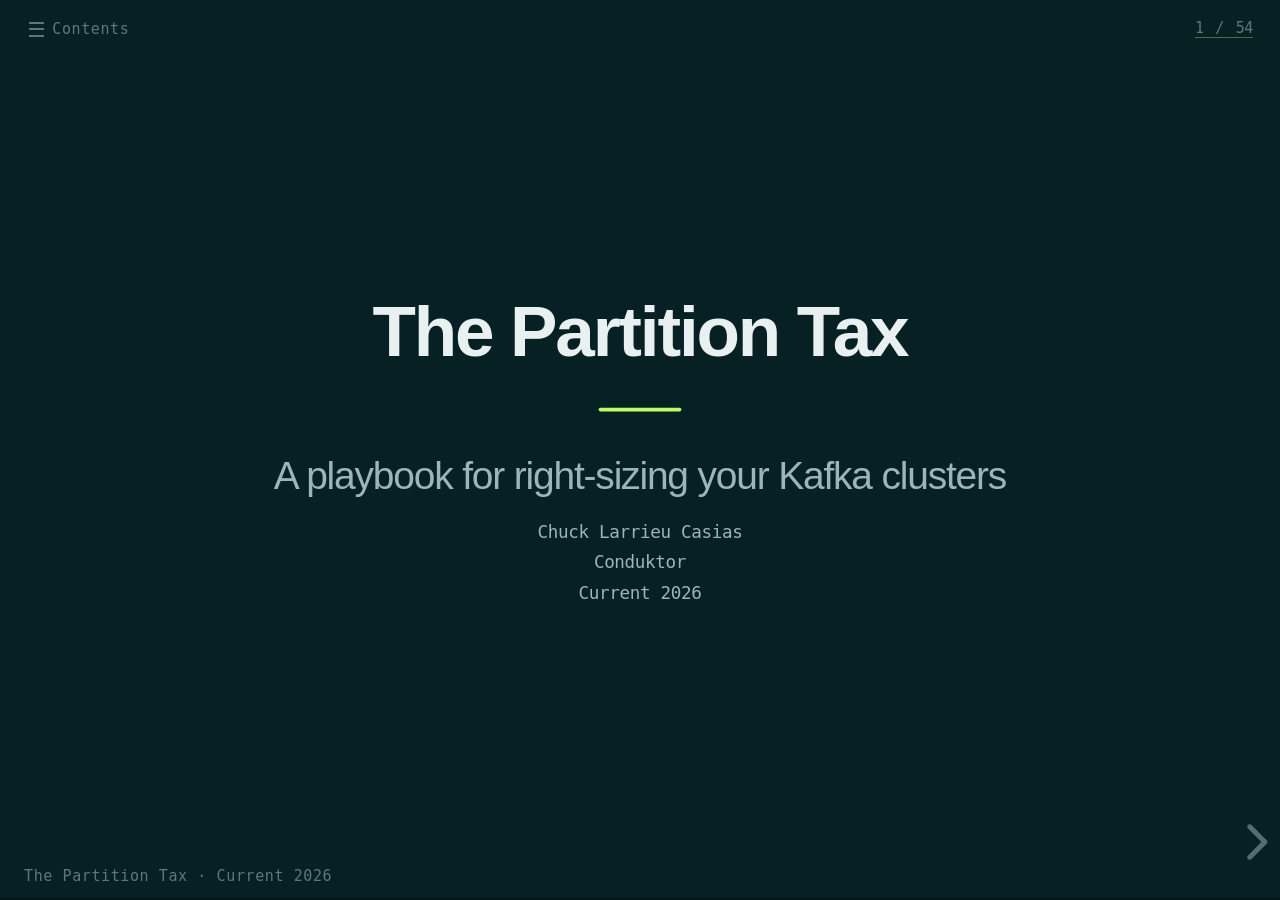
<file: index.html>
<!DOCTYPE html>
<html lang="en">
<head>
<meta charset="utf-8">
<meta name="viewport" content="width=device-width, initial-scale=1.0, maximum-scale=1.0, user-scalable=no">
<title>The Partition Tax — A Playbook for Right-Sizing Your Kafka Clusters</title>
<meta name="description" content="Internal research across sophisticated Kafka users suggests 40-70% of cluster spend is wasted on excess partitions. A layered playbook for getting it back.">
<meta name="author" content="Chuck Larrieu Casias">

<link rel="stylesheet" href="lib/reveal/reset.css">
<link rel="stylesheet" href="lib/reveal/reveal.css">
<link rel="stylesheet" href="css/theme.css">
<link rel="stylesheet" href="lib/reveal/plugin/highlight/monokai.css">
</head>
<body>

<!--
  Slide CONTENT lives in content/*.md, one file per act. Edit those files,
  not this one; this is only the shell.

  content/README.md documents the authoring syntax: slide separators,
  speaker notes, and per-slide attributes.

  Each file is one horizontal act, so the horizontal separator below is set
  to a string that never occurs. Slides split on the three-dash line only.
-->
<div class="reveal">
<div class="slides">

  <section data-markdown="content/01-title.md"    data-separator="\r?\n@@@@@@\r?\n" data-separator-vertical="\r?\n---\r?\n" data-separator-notes="^Note:"></section>
  <section data-markdown="content/02-playbook.md"     data-separator="\r?\n@@@@@@\r?\n" data-separator-vertical="\r?\n---\r?\n" data-separator-notes="^Note:"></section>
  <section data-markdown="content/03-poll.md"      data-separator="\r?\n@@@@@@\r?\n" data-separator-vertical="\r?\n---\r?\n" data-separator-notes="^Note:"></section>
  <section data-markdown="content/04-tax.md" data-separator="\r?\n@@@@@@\r?\n" data-separator-vertical="\r?\n---\r?\n" data-separator-notes="^Note:"></section>
  <section data-markdown="content/05-prevent.md"  data-separator="\r?\n@@@@@@\r?\n" data-separator-vertical="\r?\n---\r?\n" data-separator-notes="^Note:"></section>
  <section data-markdown="content/06-clean.md"    data-separator="\r?\n@@@@@@\r?\n" data-separator-vertical="\r?\n---\r?\n" data-separator-notes="^Note:"></section>
  <section data-markdown="content/07-optimize.md"      data-separator="\r?\n@@@@@@\r?\n" data-separator-vertical="\r?\n---\r?\n" data-separator-notes="^Note:"></section>
  <section data-markdown="content/08-patch.md"    data-separator="\r?\n@@@@@@\r?\n" data-separator-vertical="\r?\n---\r?\n" data-separator-notes="^Note:"></section>
  <section data-markdown="content/09-close.md"    data-separator="\r?\n@@@@@@\r?\n" data-separator-vertical="\r?\n---\r?\n" data-separator-notes="^Note:"></section>

</div>
</div>

<button id="toc-btn" class="toc-btn" aria-expanded="false" aria-controls="toc-panel" title="Contents (press T)">
  <span class="toc-bars" aria-hidden="true"></span>Contents
</button>
<nav id="toc-panel" class="toc-panel" aria-label="Table of contents" hidden></nav>

<div class="deck-footer">The Partition Tax · Current 2026</div>

<script src="lib/reveal/reveal.js"></script>
<script src="lib/reveal/plugin/markdown/markdown.js"></script>
<script src="lib/reveal/plugin/notes/notes.js"></script>
<script src="lib/reveal/plugin/highlight/highlight.js"></script>
<script src="lib/reveal/plugin/zoom/zoom.js"></script>
<script>
  // The four-layer spine appears on six slides and is identical every time
  // except for which layer is lit. Write <div class="spine" data-act="3"></div>
  // in the Markdown; this fills it in.
  //   data-act="all"   every layer lit (the playbook map)
  //   data-act="1".."4"  that layer lit, earlier ones dimmed as done
  //   data-act="done"  all four done (the closing divider)
  const SPINE_LAYERS = [
    ['01', 'Prevent', 'platform team<br>at provisioning'],
    ['02', 'Clean',   'app teams<br>quarterly'],
    ['03', 'Optimize', 'app teams<br>at design time'],
    ['04', 'Patch',   'platform team<br>without app changes'],
  ];
  function buildSpines() {
    document.querySelectorAll('.spine[data-act]').forEach(el => {
      const act = el.dataset.act;
      el.innerHTML = SPINE_LAYERS.map(([n, name, who], i) => {
        const idx = i + 1;
        let state = '';
        if (act === 'all')       state = 'on';
        else if (act === 'done') state = 'done';
        else if (idx < +act)     state = 'done';
        else if (idx === +act)   state = 'on';
        return `<div class="layer ${state}">` +
               `<span class="n">${n}</span>` +
               `<span class="name">${name}</span>` +
               `<span class="who">${who}</span></div>`;
      }).join('');
    });
  }

  // Contents panel. Generated from the slides at runtime rather than
  // maintained by hand, so cutting or adding a slide keeps it correct.
  function buildToc() {
    const panel = document.getElementById('toc-panel');
    const btn = document.getElementById('toc-btn');
    const clean = t => t.replace(/\s+/g, ' ').trim();
    const titleOf = s => {
      const h = s.querySelector('h1, h2, h3');
      if (h && h.textContent.trim()) return clean(h.textContent);
      const k = s.querySelector('.kicker');
      if (k && k.textContent.trim()) return clean(k.textContent);
      // full-bleed diagram slides carry no heading on purpose — name them
      // by their diagram, which is what you'd search for anyway
      const img = s.querySelector('figure img, img');
      if (img) return (img.getAttribute('src') || '').split('/').pop().replace(/\.[a-z]+$/, '');
      const p = s.querySelector('p, blockquote, li');
      if (p && p.textContent.trim()) return clean(p.textContent).slice(0, 52);
      return '(untitled)';
    };
    const entries = [];
    panel.innerHTML = '';
    Reveal.getHorizontalSlides().forEach((col, h) => {
      const leaves = col.classList.contains('stack')
        ? [...col.querySelectorAll(':scope > section')] : [col];
      // Act dividers put the act name in the heading; other columns
      // (title, playbook, poll) name themselves in the kicker.
      const first = leaves[0];
      const kicker = first.querySelector('.kicker');
      const label = (first.getAttribute('data-state') === 'act' || !kicker)
        ? titleOf(first)
        : kicker.textContent.replace(/\s+/g, ' ').trim();
      const act = document.createElement('button');
      act.className = 'toc-act';
      act.innerHTML = `<span class="n">${String(h + 1).padStart(2, '0')}</span> ${label}`;
      act.onclick = () => go(h, 0);
      panel.appendChild(act);
      entries.push({ el: act, h, v: 0 });
      leaves.forEach((s, v) => {
        if (leaves.length === 1) return;          // act is the slide; no child row
        const row = document.createElement('button');
        row.className = 'toc-slide';
        row.textContent = titleOf(s);
        row.onclick = () => go(h, v);
        panel.appendChild(row);
        entries.push({ el: row, h, v });
      });
    });

    function go(h, v) { Reveal.slide(h, v); close(); }
    function open_()  { panel.hidden = false; btn.setAttribute('aria-expanded', 'true'); mark(); }
    function close()  { panel.hidden = true;  btn.setAttribute('aria-expanded', 'false'); }
    function toggle() { panel.hidden ? open_() : close(); }

    function mark() {
      const i = Reveal.getIndices();
      let best = null;
      for (const e of entries) {
        e.el.classList.remove('current');
        if (e.h === i.h && e.v === (i.v || 0)) best = e;
      }
      if (best) {
        best.el.classList.add('current');
        best.el.scrollIntoView({ block: 'nearest' });
      }
    }

    btn.onclick = e => { e.stopPropagation(); toggle(); };
    panel.onclick = e => e.stopPropagation();
    document.addEventListener('click', () => { if (!panel.hidden) close(); });
    document.addEventListener('keydown', e => {
      if (e.key === 'Escape' && !panel.hidden) { close(); e.stopPropagation(); }
    });
    Reveal.on('slidechanged', () => { if (!panel.hidden) mark(); });
    Reveal.addKeyBinding({ keyCode: 84, key: 'T', description: 'Toggle contents' }, toggle);
  }

  Reveal.initialize({
    hash: true,
    slideNumber: 'c/t',
    controls: true,
    progress: true,
    center: true,
    transition: 'fade',
    transitionSpeed: 'fast',
    width: 1280,
    height: 760,
    margin: 0.06,
    minScale: 0.2,
    maxScale: 2.0,
    pdfSeparateFragments: false,

    // Horizontal = acts, vertical = slides within an act.
    // Reveal's stock right/left step through pending fragments before moving
    // horizontally, which would make "right" an unreliable act-skip. Bind them
    // to skip fragments so right/left always jump straight to the next act.
    // Down and Space keep their normal fragment-by-fragment behaviour.
    keyboard: {
      39: () => Reveal.right({ skipFragments: true }),  // right arrow -> next act
      37: () => Reveal.left({ skipFragments: true }),   // left arrow  -> previous act
    },

    plugins: [ RevealMarkdown, RevealNotes, RevealHighlight, RevealZoom ]
  }).then(() => { buildSpines(); buildToc(); });
</script>
</body>
</html>
</file>
<file: lib/reveal/reveal.css>
/**
 * reveal.js 5.2.0
 * https://revealjs.com
 * MIT licensed
 *
 * Copyright (C) 2011-2024 Hakim El Hattab, https://hakim.se
 */

.reveal .r-stretch,.reveal .stretch{max-width:none;max-height:none}.reveal pre.r-stretch code,.reveal pre.stretch code{height:100%;max-height:100%;box-sizing:border-box}.reveal .r-fit-text{display:inline-block;white-space:nowrap}.reveal .r-stack{display:grid;grid-template-rows:100%}.reveal .r-stack>*{grid-area:1/1;margin:auto}.reveal .r-hstack,.reveal .r-vstack{display:flex}.reveal .r-hstack img,.reveal .r-hstack video,.reveal .r-vstack img,.reveal .r-vstack video{min-width:0;min-height:0;object-fit:contain}.reveal .r-vstack{flex-direction:column;align-items:center;justify-content:center}.reveal .r-hstack{flex-direction:row;align-items:center;justify-content:center}.reveal .items-stretch{align-items:stretch}.reveal .items-start{align-items:flex-start}.reveal .items-center{align-items:center}.reveal .items-end{align-items:flex-end}.reveal .justify-between{justify-content:space-between}.reveal .justify-around{justify-content:space-around}.reveal .justify-start{justify-content:flex-start}.reveal .justify-center{justify-content:center}.reveal .justify-end{justify-content:flex-end}html.reveal-full-page{width:100%;height:100%;height:100vh;height:calc(var(--vh,1vh) * 100);height:100dvh;overflow:hidden}.reveal-viewport{height:100%;overflow:hidden;position:relative;line-height:1;margin:0;background-color:#fff;color:#000;--r-controls-spacing:12px;--r-overlay-header-height:40px;--r-overlay-margin:0px;--r-overlay-padding:6px;--r-overlay-gap:5px}@media screen and (max-width:1024px),(max-height:768px){.reveal-viewport{--r-overlay-header-height:26px}}.reveal-viewport:fullscreen{top:0!important;left:0!important;width:100%!important;height:100%!important;transform:none!important}.reveal .fragment{transition:all .2s ease}.reveal .fragment:not(.custom){opacity:0;visibility:hidden;will-change:opacity}.reveal .fragment.visible{opacity:1;visibility:inherit}.reveal .fragment.disabled{transition:none}.reveal .fragment.grow{opacity:1;visibility:inherit}.reveal .fragment.grow.visible{transform:scale(1.3)}.reveal .fragment.shrink{opacity:1;visibility:inherit}.reveal .fragment.shrink.visible{transform:scale(.7)}.reveal .fragment.zoom-in{transform:scale(.1)}.reveal .fragment.zoom-in.visible{transform:none}.reveal .fragment.fade-out{opacity:1;visibility:inherit}.reveal .fragment.fade-out.visible{opacity:0;visibility:hidden}.reveal .fragment.semi-fade-out{opacity:1;visibility:inherit}.reveal .fragment.semi-fade-out.visible{opacity:.5;visibility:inherit}.reveal .fragment.strike{opacity:1;visibility:inherit}.reveal .fragment.strike.visible{text-decoration:line-through}.reveal .fragment.fade-up{transform:translate(0,40px)}.reveal .fragment.fade-up.visible{transform:translate(0,0)}.reveal .fragment.fade-down{transform:translate(0,-40px)}.reveal .fragment.fade-down.visible{transform:translate(0,0)}.reveal .fragment.fade-right{transform:translate(-40px,0)}.reveal .fragment.fade-right.visible{transform:translate(0,0)}.reveal .fragment.fade-left{transform:translate(40px,0)}.reveal .fragment.fade-left.visible{transform:translate(0,0)}.reveal .fragment.current-visible,.reveal .fragment.fade-in-then-out{opacity:0;visibility:hidden}.reveal .fragment.current-visible.current-fragment,.reveal .fragment.fade-in-then-out.current-fragment{opacity:1;visibility:inherit}.reveal .fragment.fade-in-then-semi-out{opacity:0;visibility:hidden}.reveal .fragment.fade-in-then-semi-out.visible{opacity:.5;visibility:inherit}.reveal .fragment.fade-in-then-semi-out.current-fragment{opacity:1;visibility:inherit}.reveal .fragment.highlight-blue,.reveal .fragment.highlight-current-blue,.reveal .fragment.highlight-current-green,.reveal .fragment.highlight-current-red,.reveal .fragment.highlight-green,.reveal .fragment.highlight-red{opacity:1;visibility:inherit}.reveal .fragment.highlight-red.visible{color:#ff2c2d}.reveal .fragment.highlight-green.visible{color:#17ff2e}.reveal .fragment.highlight-blue.visible{color:#1b91ff}.reveal .fragment.highlight-current-red.current-fragment{color:#ff2c2d}.reveal .fragment.highlight-current-green.current-fragment{color:#17ff2e}.reveal .fragment.highlight-current-blue.current-fragment{color:#1b91ff}.reveal:after{content:"";font-style:italic}.reveal iframe{z-index:1}.reveal a{position:relative}@keyframes bounce-right{0%,10%,25%,40%,50%{transform:translateX(0)}20%{transform:translateX(10px)}30%{transform:translateX(-5px)}}@keyframes bounce-left{0%,10%,25%,40%,50%{transform:translateX(0)}20%{transform:translateX(-10px)}30%{transform:translateX(5px)}}@keyframes bounce-down{0%,10%,25%,40%,50%{transform:translateY(0)}20%{transform:translateY(10px)}30%{transform:translateY(-5px)}}.reveal .controls{display:none;position:absolute;top:auto;bottom:var(--r-controls-spacing);right:var(--r-controls-spacing);left:auto;z-index:11;color:#000;pointer-events:none;font-size:10px}.reveal .controls button{position:absolute;padding:0;background-color:transparent;border:0;outline:0;cursor:pointer;color:currentColor;transform:scale(.9999);transition:color .2s ease,opacity .2s ease,transform .2s ease;z-index:2;pointer-events:auto;font-size:inherit;visibility:hidden;opacity:0;-webkit-appearance:none;-webkit-tap-highlight-color:transparent}.reveal .controls .controls-arrow:after,.reveal .controls .controls-arrow:before{content:"";position:absolute;top:0;left:0;width:2.6em;height:.5em;border-radius:.25em;background-color:currentColor;transition:all .15s ease,background-color .8s ease;transform-origin:.2em 50%;will-change:transform}.reveal .controls .controls-arrow{position:relative;width:3.6em;height:3.6em}.reveal .controls .controls-arrow:before{transform:translateX(.5em) translateY(1.55em) rotate(45deg)}.reveal .controls .controls-arrow:after{transform:translateX(.5em) translateY(1.55em) rotate(-45deg)}.reveal .controls .controls-arrow:hover:before{transform:translateX(.5em) translateY(1.55em) rotate(40deg)}.reveal .controls .controls-arrow:hover:after{transform:translateX(.5em) translateY(1.55em) rotate(-40deg)}.reveal .controls .controls-arrow:active:before{transform:translateX(.5em) translateY(1.55em) rotate(36deg)}.reveal .controls .controls-arrow:active:after{transform:translateX(.5em) translateY(1.55em) rotate(-36deg)}.reveal .controls .navigate-left{right:6.4em;bottom:3.2em;transform:translateX(-10px)}.reveal .controls .navigate-left.highlight{animation:bounce-left 2s 50 both ease-out}.reveal .controls .navigate-right{right:0;bottom:3.2em;transform:translateX(10px)}.reveal .controls .navigate-right .controls-arrow{transform:rotate(180deg)}.reveal .controls .navigate-right.highlight{animation:bounce-right 2s 50 both ease-out}.reveal .controls .navigate-up{right:3.2em;bottom:6.4em;transform:translateY(-10px)}.reveal .controls .navigate-up .controls-arrow{transform:rotate(90deg)}.reveal .controls .navigate-down{right:3.2em;bottom:-1.4em;padding-bottom:1.4em;transform:translateY(10px)}.reveal .controls .navigate-down .controls-arrow{transform:rotate(-90deg)}.reveal .controls .navigate-down.highlight{animation:bounce-down 2s 50 both ease-out}.reveal .controls[data-controls-back-arrows=faded] .navigate-up.enabled{opacity:.3}.reveal .controls[data-controls-back-arrows=faded] .navigate-up.enabled:hover{opacity:1}.reveal .controls[data-controls-back-arrows=hidden] .navigate-up.enabled{opacity:0;visibility:hidden}.reveal .controls .enabled{visibility:visible;opacity:.9;cursor:pointer;transform:none}.reveal .controls .enabled.fragmented{opacity:.5}.reveal .controls .enabled.fragmented:hover,.reveal .controls .enabled:hover{opacity:1}.reveal:not(.rtl) .controls[data-controls-back-arrows=faded] .navigate-left.enabled{opacity:.3}.reveal:not(.rtl) .controls[data-controls-back-arrows=faded] .navigate-left.enabled:hover{opacity:1}.reveal:not(.rtl) .controls[data-controls-back-arrows=hidden] .navigate-left.enabled{opacity:0;visibility:hidden}.reveal.rtl .controls[data-controls-back-arrows=faded] .navigate-right.enabled{opacity:.3}.reveal.rtl .controls[data-controls-back-arrows=faded] .navigate-right.enabled:hover{opacity:1}.reveal.rtl .controls[data-controls-back-arrows=hidden] .navigate-right.enabled{opacity:0;visibility:hidden}.reveal[data-navigation-mode=linear].has-horizontal-slides .navigate-down,.reveal[data-navigation-mode=linear].has-horizontal-slides .navigate-up{display:none}.reveal:not(.has-vertical-slides) .controls .navigate-left,.reveal[data-navigation-mode=linear].has-horizontal-slides .navigate-left{bottom:1.4em;right:5.5em}.reveal:not(.has-vertical-slides) .controls .navigate-right,.reveal[data-navigation-mode=linear].has-horizontal-slides .navigate-right{bottom:1.4em;right:.5em}.reveal:not(.has-horizontal-slides) .controls .navigate-up{right:1.4em;bottom:5em}.reveal:not(.has-horizontal-slides) .controls .navigate-down{right:1.4em;bottom:.5em}.reveal.has-dark-background .controls{color:#fff}.reveal.has-light-background .controls{color:#000}.reveal.no-hover .controls .controls-arrow:active:before,.reveal.no-hover .controls .controls-arrow:hover:before{transform:translateX(.5em) translateY(1.55em) rotate(45deg)}.reveal.no-hover .controls .controls-arrow:active:after,.reveal.no-hover .controls .controls-arrow:hover:after{transform:translateX(.5em) translateY(1.55em) rotate(-45deg)}@media screen and (min-width:500px){.reveal-viewport{--r-controls-spacing:0.8em}.reveal .controls[data-controls-layout=edges]{top:0;right:0;bottom:0;left:0}.reveal .controls[data-controls-layout=edges] .navigate-down,.reveal .controls[data-controls-layout=edges] .navigate-left,.reveal .controls[data-controls-layout=edges] .navigate-right,.reveal .controls[data-controls-layout=edges] .navigate-up{bottom:auto;right:auto}.reveal .controls[data-controls-layout=edges] .navigate-left{top:50%;left:var(--r-controls-spacing);margin-top:-1.8em}.reveal .controls[data-controls-layout=edges] .navigate-right{top:50%;right:var(--r-controls-spacing);margin-top:-1.8em}.reveal .controls[data-controls-layout=edges] .navigate-up{top:var(--r-controls-spacing);left:50%;margin-left:-1.8em}.reveal .controls[data-controls-layout=edges] .navigate-down{bottom:calc(var(--r-controls-spacing) - 1.4em + .3em);left:50%;margin-left:-1.8em}}.reveal .progress{position:absolute;display:none;height:3px;width:100%;bottom:0;left:0;z-index:10;background-color:rgba(0,0,0,.2);color:#fff}.reveal .progress:after{content:"";display:block;position:absolute;height:10px;width:100%;top:-10px}.reveal .progress span{display:block;height:100%;width:100%;background-color:currentColor;transition:transform .8s cubic-bezier(.26,.86,.44,.985);transform-origin:0 0;transform:scaleX(0)}.reveal .slide-number{position:absolute;display:block;right:8px;bottom:8px;z-index:31;font-family:Helvetica,sans-serif;font-size:12px;line-height:1;color:#fff;background-color:rgba(0,0,0,.4);padding:5px}.reveal .slide-number a{color:currentColor}.reveal .slide-number-delimiter{margin:0 3px}.reveal{position:relative;width:100%;height:100%;overflow:hidden;touch-action:pinch-zoom}.reveal.embedded{touch-action:pan-y}.reveal.embedded.is-vertical-slide{touch-action:none}.reveal .slides{position:absolute;width:100%;height:100%;top:0;right:0;bottom:0;left:0;margin:auto;pointer-events:none;overflow:visible;z-index:1;text-align:center;perspective:600px;perspective-origin:50% 40%}.reveal .slides>section{perspective:600px}.reveal .slides>section,.reveal .slides>section>section{display:none;position:absolute;width:100%;pointer-events:auto;z-index:10;transform-style:flat;transition:transform-origin .8s cubic-bezier(.26,.86,.44,.985),transform .8s cubic-bezier(.26,.86,.44,.985),visibility .8s cubic-bezier(.26,.86,.44,.985),opacity .8s cubic-bezier(.26,.86,.44,.985)}.reveal[data-transition-speed=fast] .slides section{transition-duration:.4s}.reveal[data-transition-speed=slow] .slides section{transition-duration:1.2s}.reveal .slides section[data-transition-speed=fast]{transition-duration:.4s}.reveal .slides section[data-transition-speed=slow]{transition-duration:1.2s}.reveal .slides>section.stack{padding-top:0;padding-bottom:0;pointer-events:none;height:100%}.reveal .slides>section.present,.reveal .slides>section>section.present{display:block;z-index:11;opacity:1}.reveal .slides>section:empty,.reveal .slides>section>section:empty,.reveal .slides>section>section[data-background-interactive],.reveal .slides>section[data-background-interactive]{pointer-events:none}.reveal.center,.reveal.center .slides,.reveal.center .slides section{min-height:0!important}.reveal .slides>section:not(.present),.reveal .slides>section>section:not(.present){pointer-events:none}.reveal.overview .slides>section,.reveal.overview .slides>section>section{pointer-events:auto}.reveal .slides>section.future,.reveal .slides>section.future>section,.reveal .slides>section.past,.reveal .slides>section.past>section,.reveal .slides>section>section.future,.reveal .slides>section>section.past{opacity:0}.reveal .slides>section[data-transition=slide].past,.reveal .slides>section[data-transition~=slide-out].past,.reveal.slide .slides>section:not([data-transition]).past{transform:translate(-150%,0)}.reveal .slides>section[data-transition=slide].future,.reveal .slides>section[data-transition~=slide-in].future,.reveal.slide .slides>section:not([data-transition]).future{transform:translate(150%,0)}.reveal .slides>section>section[data-transition=slide].past,.reveal .slides>section>section[data-transition~=slide-out].past,.reveal.slide .slides>section>section:not([data-transition]).past{transform:translate(0,-150%)}.reveal .slides>section>section[data-transition=slide].future,.reveal .slides>section>section[data-transition~=slide-in].future,.reveal.slide .slides>section>section:not([data-transition]).future{transform:translate(0,150%)}.reveal .slides>section[data-transition=linear].past,.reveal .slides>section[data-transition~=linear-out].past,.reveal.linear .slides>section:not([data-transition]).past{transform:translate(-150%,0)}.reveal .slides>section[data-transition=linear].future,.reveal .slides>section[data-transition~=linear-in].future,.reveal.linear .slides>section:not([data-transition]).future{transform:translate(150%,0)}.reveal .slides>section>section[data-transition=linear].past,.reveal .slides>section>section[data-transition~=linear-out].past,.reveal.linear .slides>section>section:not([data-transition]).past{transform:translate(0,-150%)}.reveal .slides>section>section[data-transition=linear].future,.reveal .slides>section>section[data-transition~=linear-in].future,.reveal.linear .slides>section>section:not([data-transition]).future{transform:translate(0,150%)}.reveal .slides section[data-transition=default].stack,.reveal.default .slides section.stack{transform-style:preserve-3d}.reveal .slides>section[data-transition=default].past,.reveal .slides>section[data-transition~=default-out].past,.reveal.default .slides>section:not([data-transition]).past{transform:translate3d(-100%,0,0) rotateY(-90deg) translate3d(-100%,0,0)}.reveal .slides>section[data-transition=default].future,.reveal .slides>section[data-transition~=default-in].future,.reveal.default .slides>section:not([data-transition]).future{transform:translate3d(100%,0,0) rotateY(90deg) translate3d(100%,0,0)}.reveal .slides>section>section[data-transition=default].past,.reveal .slides>section>section[data-transition~=default-out].past,.reveal.default .slides>section>section:not([data-transition]).past{transform:translate3d(0,-300px,0) rotateX(70deg) translate3d(0,-300px,0)}.reveal .slides>section>section[data-transition=default].future,.reveal .slides>section>section[data-transition~=default-in].future,.reveal.default .slides>section>section:not([data-transition]).future{transform:translate3d(0,300px,0) rotateX(-70deg) translate3d(0,300px,0)}.reveal .slides section[data-transition=convex].stack,.reveal.convex .slides section.stack{transform-style:preserve-3d}.reveal .slides>section[data-transition=convex].past,.reveal .slides>section[data-transition~=convex-out].past,.reveal.convex .slides>section:not([data-transition]).past{transform:translate3d(-100%,0,0) rotateY(-90deg) translate3d(-100%,0,0)}.reveal .slides>section[data-transition=convex].future,.reveal .slides>section[data-transition~=convex-in].future,.reveal.convex .slides>section:not([data-transition]).future{transform:translate3d(100%,0,0) rotateY(90deg) translate3d(100%,0,0)}.reveal .slides>section>section[data-transition=convex].past,.reveal .slides>section>section[data-transition~=convex-out].past,.reveal.convex .slides>section>section:not([data-transition]).past{transform:translate3d(0,-300px,0) rotateX(70deg) translate3d(0,-300px,0)}.reveal .slides>section>section[data-transition=convex].future,.reveal .slides>section>section[data-transition~=convex-in].future,.reveal.convex .slides>section>section:not([data-transition]).future{transform:translate3d(0,300px,0) rotateX(-70deg) translate3d(0,300px,0)}.reveal .slides section[data-transition=concave].stack,.reveal.concave .slides section.stack{transform-style:preserve-3d}.reveal .slides>section[data-transition=concave].past,.reveal .slides>section[data-transition~=concave-out].past,.reveal.concave .slides>section:not([data-transition]).past{transform:translate3d(-100%,0,0) rotateY(90deg) translate3d(-100%,0,0)}.reveal .slides>section[data-transition=concave].future,.reveal .slides>section[data-transition~=concave-in].future,.reveal.concave .slides>section:not([data-transition]).future{transform:translate3d(100%,0,0) rotateY(-90deg) translate3d(100%,0,0)}.reveal .slides>section>section[data-transition=concave].past,.reveal .slides>section>section[data-transition~=concave-out].past,.reveal.concave .slides>section>section:not([data-transition]).past{transform:translate3d(0,-80%,0) rotateX(-70deg) translate3d(0,-80%,0)}.reveal .slides>section>section[data-transition=concave].future,.reveal .slides>section>section[data-transition~=concave-in].future,.reveal.concave .slides>section>section:not([data-transition]).future{transform:translate3d(0,80%,0) rotateX(70deg) translate3d(0,80%,0)}.reveal .slides section[data-transition=zoom],.reveal.zoom .slides section:not([data-transition]){transition-timing-function:ease}.reveal .slides>section[data-transition=zoom].past,.reveal .slides>section[data-transition~=zoom-out].past,.reveal.zoom .slides>section:not([data-transition]).past{visibility:hidden;transform:scale(16)}.reveal .slides>section[data-transition=zoom].future,.reveal .slides>section[data-transition~=zoom-in].future,.reveal.zoom .slides>section:not([data-transition]).future{visibility:hidden;transform:scale(.2)}.reveal .slides>section>section[data-transition=zoom].past,.reveal .slides>section>section[data-transition~=zoom-out].past,.reveal.zoom .slides>section>section:not([data-transition]).past{transform:scale(16)}.reveal .slides>section>section[data-transition=zoom].future,.reveal .slides>section>section[data-transition~=zoom-in].future,.reveal.zoom .slides>section>section:not([data-transition]).future{transform:scale(.2)}.reveal.cube .slides{perspective:1300px}.reveal.cube .slides section{padding:30px;min-height:700px;backface-visibility:hidden;box-sizing:border-box;transform-style:preserve-3d}.reveal.center.cube .slides section{min-height:0}.reveal.cube .slides section:not(.stack):before{content:"";position:absolute;display:block;width:100%;height:100%;left:0;top:0;background:rgba(0,0,0,.1);border-radius:4px;transform:translateZ(-20px)}.reveal.cube .slides section:not(.stack):after{content:"";position:absolute;display:block;width:90%;height:30px;left:5%;bottom:0;background:0 0;z-index:1;border-radius:4px;box-shadow:0 95px 25px rgba(0,0,0,.2);transform:translateZ(-90px) rotateX(65deg)}.reveal.cube .slides>section.stack{padding:0;background:0 0}.reveal.cube .slides>section.past{transform-origin:100% 0;transform:translate3d(-100%,0,0) rotateY(-90deg)}.reveal.cube .slides>section.future{transform-origin:0 0;transform:translate3d(100%,0,0) rotateY(90deg)}.reveal.cube .slides>section>section.past{transform-origin:0 100%;transform:translate3d(0,-100%,0) rotateX(90deg)}.reveal.cube .slides>section>section.future{transform-origin:0 0;transform:translate3d(0,100%,0) rotateX(-90deg)}.reveal.page .slides{perspective-origin:0 50%;perspective:3000px}.reveal.page .slides section{padding:30px;min-height:700px;box-sizing:border-box;transform-style:preserve-3d}.reveal.page .slides section.past{z-index:12}.reveal.page .slides section:not(.stack):before{content:"";position:absolute;display:block;width:100%;height:100%;left:0;top:0;background:rgba(0,0,0,.1);transform:translateZ(-20px)}.reveal.page .slides section:not(.stack):after{content:"";position:absolute;display:block;width:90%;height:30px;left:5%;bottom:0;background:0 0;z-index:1;border-radius:4px;box-shadow:0 95px 25px rgba(0,0,0,.2);transform:translateZ(-90px) rotateX(65deg)}.reveal.page .slides>section.stack{padding:0;background:0 0}.reveal.page .slides>section.past{transform-origin:0 0;transform:translate3d(-40%,0,0) rotateY(-80deg)}.reveal.page .slides>section.future{transform-origin:100% 0;transform:translate3d(0,0,0)}.reveal.page .slides>section>section.past{transform-origin:0 0;transform:translate3d(0,-40%,0) rotateX(80deg)}.reveal.page .slides>section>section.future{transform-origin:0 100%;transform:translate3d(0,0,0)}.reveal .slides section[data-transition=fade],.reveal.fade .slides section:not([data-transition]),.reveal.fade .slides>section>section:not([data-transition]){transform:none;transition:opacity .5s}.reveal.fade.overview .slides section,.reveal.fade.overview .slides>section>section{transition:none}.reveal .slides section[data-transition=none],.reveal.none .slides section:not([data-transition]){transform:none;transition:none}.reveal .pause-overlay{position:absolute;top:0;left:0;width:100%;height:100%;background:#000;visibility:hidden;opacity:0;z-index:100;transition:all 1s ease}.reveal .pause-overlay .resume-button{position:absolute;bottom:20px;right:20px;color:#ccc;border-radius:2px;padding:6px 14px;border:2px solid #ccc;font-size:16px;background:0 0;cursor:pointer}.reveal .pause-overlay .resume-button:hover{color:#fff;border-color:#fff}.reveal.paused .pause-overlay{visibility:visible;opacity:1}.reveal .no-transition,.reveal .no-transition *,.reveal .slides.disable-slide-transitions section{transition:none!important}.reveal .slides.disable-slide-transitions section{transform:none!important}.reveal .backgrounds{position:absolute;width:100%;height:100%;top:0;left:0;perspective:600px}.reveal .slide-background{display:none;position:absolute;width:100%;height:100%;opacity:0;visibility:hidden;overflow:hidden;background-color:rgba(0,0,0,0);transition:all .8s cubic-bezier(.26,.86,.44,.985)}.reveal .slide-background-content{position:absolute;width:100%;height:100%;background-position:50% 50%;background-repeat:no-repeat;background-size:cover}.reveal .slide-background.stack{display:block}.reveal .slide-background.present{opacity:1;visibility:visible;z-index:2}.print-pdf .reveal .slide-background{opacity:1!important;visibility:visible!important}.reveal .slide-background video{position:absolute;width:100%;height:100%;max-width:none;max-height:none;top:0;left:0;object-fit:cover}.reveal .slide-background[data-background-size=contain] video{object-fit:contain}.reveal>.backgrounds .slide-background[data-background-transition=none],.reveal[data-background-transition=none]>.backgrounds .slide-background:not([data-background-transition]){transition:none}.reveal>.backgrounds .slide-background[data-background-transition=slide],.reveal[data-background-transition=slide]>.backgrounds .slide-background:not([data-background-transition]){opacity:1}.reveal>.backgrounds .slide-background.past[data-background-transition=slide],.reveal[data-background-transition=slide]>.backgrounds .slide-background.past:not([data-background-transition]){transform:translate(-100%,0)}.reveal>.backgrounds .slide-background.future[data-background-transition=slide],.reveal[data-background-transition=slide]>.backgrounds .slide-background.future:not([data-background-transition]){transform:translate(100%,0)}.reveal>.backgrounds .slide-background>.slide-background.past[data-background-transition=slide],.reveal[data-background-transition=slide]>.backgrounds .slide-background>.slide-background.past:not([data-background-transition]){transform:translate(0,-100%)}.reveal>.backgrounds .slide-background>.slide-background.future[data-background-transition=slide],.reveal[data-background-transition=slide]>.backgrounds .slide-background>.slide-background.future:not([data-background-transition]){transform:translate(0,100%)}.reveal>.backgrounds .slide-background.past[data-background-transition=convex],.reveal[data-background-transition=convex]>.backgrounds .slide-background.past:not([data-background-transition]){opacity:0;transform:translate3d(-100%,0,0) rotateY(-90deg) translate3d(-100%,0,0)}.reveal>.backgrounds .slide-background.future[data-background-transition=convex],.reveal[data-background-transition=convex]>.backgrounds .slide-background.future:not([data-background-transition]){opacity:0;transform:translate3d(100%,0,0) rotateY(90deg) translate3d(100%,0,0)}.reveal>.backgrounds .slide-background>.slide-background.past[data-background-transition=convex],.reveal[data-background-transition=convex]>.backgrounds .slide-background>.slide-background.past:not([data-background-transition]){opacity:0;transform:translate3d(0,-100%,0) rotateX(90deg) translate3d(0,-100%,0)}.reveal>.backgrounds .slide-background>.slide-background.future[data-background-transition=convex],.reveal[data-background-transition=convex]>.backgrounds .slide-background>.slide-background.future:not([data-background-transition]){opacity:0;transform:translate3d(0,100%,0) rotateX(-90deg) translate3d(0,100%,0)}.reveal>.backgrounds .slide-background.past[data-background-transition=concave],.reveal[data-background-transition=concave]>.backgrounds .slide-background.past:not([data-background-transition]){opacity:0;transform:translate3d(-100%,0,0) rotateY(90deg) translate3d(-100%,0,0)}.reveal>.backgrounds .slide-background.future[data-background-transition=concave],.reveal[data-background-transition=concave]>.backgrounds .slide-background.future:not([data-background-transition]){opacity:0;transform:translate3d(100%,0,0) rotateY(-90deg) translate3d(100%,0,0)}.reveal>.backgrounds .slide-background>.slide-background.past[data-background-transition=concave],.reveal[data-background-transition=concave]>.backgrounds .slide-background>.slide-background.past:not([data-background-transition]){opacity:0;transform:translate3d(0,-100%,0) rotateX(-90deg) translate3d(0,-100%,0)}.reveal>.backgrounds .slide-background>.slide-background.future[data-background-transition=concave],.reveal[data-background-transition=concave]>.backgrounds .slide-background>.slide-background.future:not([data-background-transition]){opacity:0;transform:translate3d(0,100%,0) rotateX(90deg) translate3d(0,100%,0)}.reveal>.backgrounds .slide-background[data-background-transition=zoom],.reveal[data-background-transition=zoom]>.backgrounds .slide-background:not([data-background-transition]){transition-timing-function:ease}.reveal>.backgrounds .slide-background.past[data-background-transition=zoom],.reveal[data-background-transition=zoom]>.backgrounds .slide-background.past:not([data-background-transition]){opacity:0;visibility:hidden;transform:scale(16)}.reveal>.backgrounds .slide-background.future[data-background-transition=zoom],.reveal[data-background-transition=zoom]>.backgrounds .slide-background.future:not([data-background-transition]){opacity:0;visibility:hidden;transform:scale(.2)}.reveal>.backgrounds .slide-background>.slide-background.past[data-background-transition=zoom],.reveal[data-background-transition=zoom]>.backgrounds .slide-background>.slide-background.past:not([data-background-transition]){opacity:0;visibility:hidden;transform:scale(16)}.reveal>.backgrounds .slide-background>.slide-background.future[data-background-transition=zoom],.reveal[data-background-transition=zoom]>.backgrounds .slide-background>.slide-background.future:not([data-background-transition]){opacity:0;visibility:hidden;transform:scale(.2)}.reveal[data-transition-speed=fast]>.backgrounds .slide-background{transition-duration:.4s}.reveal[data-transition-speed=slow]>.backgrounds .slide-background{transition-duration:1.2s}.reveal [data-auto-animate-target^=unmatched]{will-change:opacity}.reveal section[data-auto-animate]:not(.stack):not([data-auto-animate=running]) [data-auto-animate-target^=unmatched]{opacity:0}.reveal.overview{perspective-origin:50% 50%;perspective:700px}.reveal.overview .slides section{height:100%;top:0!important;opacity:1!important;overflow:hidden;visibility:visible!important;cursor:pointer;box-sizing:border-box}.reveal.overview .slides section.present,.reveal.overview .slides section:hover{outline:10px solid rgba(150,150,150,.4);outline-offset:10px}.reveal.overview .slides section .fragment{opacity:1;transition:none}.reveal.overview .slides section:after,.reveal.overview .slides section:before{display:none!important}.reveal.overview .slides>section.stack{padding:0;top:0!important;background:0 0;outline:0;overflow:visible}.reveal.overview .backgrounds{perspective:inherit}.reveal.overview .backgrounds .slide-background{opacity:1;visibility:visible;outline:10px solid rgba(150,150,150,.1);outline-offset:10px}.reveal.overview .backgrounds .slide-background.stack{overflow:visible}.reveal.overview .slides section,.reveal.overview-deactivating .slides section{transition:none}.reveal.overview .backgrounds .slide-background,.reveal.overview-deactivating .backgrounds .slide-background{transition:none}.reveal.rtl .slides,.reveal.rtl .slides h1,.reveal.rtl .slides h2,.reveal.rtl .slides h3,.reveal.rtl .slides h4,.reveal.rtl .slides h5,.reveal.rtl .slides h6{direction:rtl;font-family:sans-serif}.reveal.rtl code,.reveal.rtl pre{direction:ltr}.reveal.rtl ol,.reveal.rtl ul{text-align:right}.reveal.rtl .progress span{transform-origin:100% 0}.reveal.has-parallax-background .backgrounds{transition:all .8s ease}.reveal.has-parallax-background[data-transition-speed=fast] .backgrounds{transition-duration:.4s}.reveal.has-parallax-background[data-transition-speed=slow] .backgrounds{transition-duration:1.2s}@keyframes fade-in{from{opacity:0}to{opacity:1}}@keyframes scale-up{from{transform:scale(.95)}to{transform:scale(1)}}.reveal [data-preview-image],.reveal [data-preview-link]:not(a):not([data-preview-link=false]),.reveal [data-preview-video]{cursor:zoom-in}.r-overlay{position:absolute;top:var(--r-overlay-margin);right:var(--r-overlay-margin);bottom:var(--r-overlay-margin);left:var(--r-overlay-margin);border-radius:min(var(--r-overlay-margin),6px);z-index:99;background:rgba(0,0,0,.95);-webkit-backdrop-filter:blur(10px);backdrop-filter:blur(10px);transition:all .3s ease;color:#fff;animation:fade-in .3s ease;font-family:ui-sans-serif,system-ui,-apple-system,Helvetica,sans-serif}.r-overlay-viewport{position:absolute;top:var(--r-overlay-padding);right:var(--r-overlay-padding);bottom:var(--r-overlay-padding);left:var(--r-overlay-padding);gap:var(--r-overlay-gap);display:flex;flex-direction:column}.r-overlay-header{display:flex;z-index:2;box-sizing:border-box;align-items:center;justify-content:flex-end;height:var(--r-overlay-header-height);gap:6px}.r-overlay-header .r-overlay-button{all:unset;display:flex;align-items:center;justify-content:center;min-width:var(--r-overlay-header-height);min-height:var(--r-overlay-header-height);padding:0 calc(var(--r-overlay-header-height)/ 4);opacity:1;border-radius:6px;font-size:18px;gap:8px;cursor:pointer;box-sizing:border-box}.r-overlay-header .r-overlay-button:hover{opacity:1;background-color:rgba(255,255,255,.15)}.r-overlay-header .icon{display:inline-block;width:20px;height:20px;background-position:50% 50%;background-size:100%;background-repeat:no-repeat}.r-overlay-close .icon{background-image:url([data-uri])}.r-overlay-external .icon{background-image:url([data-uri])}.r-overlay-content{position:relative;display:grid;place-items:center;border-radius:6px;overflow:hidden;flex-grow:1;background-color:rgba(20,20,20,.8);animation:scale-up .5s cubic-bezier(.26,.86,.44,.985)}.r-overlay-spinner{position:absolute;display:block;top:50%;left:50%;width:32px;height:32px;margin:-16px 0 0 -16px;z-index:10;background-image:url([data-uri]%2F%2F%2F6%2Bvr8nJybW1tcDAwOjo6Nvb26ioqKOjo7Ozs%2FLy8vz8%2FAAAAAAAAAAAACH%2FC05FVFNDQVBFMi4wAwEAAAAh%2FhpDcmVhdGVkIHdpdGggYWpheGxvYWQuaW5mbwAh%[base64]%2FV%2FnmOM82XiHRLYKhKP1oZmADdEAAAh%2BQQJCgAAACwAAAAAIAAgAAAE6hDISWlZpOrNp1lGNRSdRpDUolIGw5RUYhhHukqFu8DsrEyqnWThGvAmhVlteBvojpTDDBUEIFwMFBRAmBkSgOrBFZogCASwBDEY%2FCZSg7GSE0gSCjQBMVG023xWBhklAnoEdhQEfyNqMIcKjhRsjEdnezB%2BA4k8gTwJhFuiW4dokXiloUepBAp5qaKpp6%2BHo7aWW54wl7obvEe0kRuoplCGepwSx2jJvqHEmGt6whJpGpfJCHmOoNHKaHx61WiSR92E4lbFoq%2BB6QDtuetcaBPnW6%2BO7wDHpIiK9SaVK5GgV543tzjgGcghAgAh%[base64]%2B%2BG%2Bw48edZPK%2BM6hLJpQg484enXIdQFSS1u6UhksENEQAAIfkECQoAAAAsAAAAACAAIAAABOcQyEmpGKLqzWcZRVUQnZYg1aBSh2GUVEIQ2aQOE%2BG%2BcD4ntpWkZQj1JIiZIogDFFyHI0UxQwFugMSOFIPJftfVAEoZLBbcLEFhlQiqGp1Vd140AUklUN3eCA51C1EWMzMCezCBBmkxVIVHBWd3HHl9JQOIJSdSnJ0TDKChCwUJjoWMPaGqDKannasMo6WnM562R5YluZRwur0wpgqZE7NKUm%2BFNRPIhjBJxKZteWuIBMN4zRMIVIhffcgojwCF117i4nlLnY5ztRLsnOk%2BaV%2BoJY7V7m76PdkS4trKcdg0Zc0tTcKkRAAAIfkECQoAAAAsAAAAACAAIAAABO4QyEkpKqjqzScpRaVkXZWQEximw1BSCUEIlDohrft6cpKCk5xid5MNJTaAIkekKGQkWyKHkvhKsR7ARmitkAYDYRIbUQRQjWBwJRzChi9CRlBcY1UN4g0%[base64]%[base64]%2BE71SRQeyqUToLA7VxF0JDyIQh%2FMVVPMt1ECZlfcjZJ9mIKoaTl1MRIl5o4CUKXOwmyrCInCKqcWtvadL2SYhyASyNDJ0uIiRMDjI0Fd30%2FiI2UA5GSS5UDj2l6NoqgOgN4gksEBgYFf0FDqKgHnyZ9OX8HrgYHdHpcHQULXAS2qKpENRg7eAMLC7kTBaixUYFkKAzWAAnLC7FLVxLWDBLKCwaKTULgEwbLA4hJtOkSBNqITT3xEgfLpBtzE%2FjiuL04RGEBgwWhShRgQExHBAAh%2BQQJCgAAACwAAAAAIAAgAAAE7xDISWlSqerNpyJKhWRdlSAVoVLCWk6JKlAqAavhO9UkUHsqlE6CwO1cRdCQ8iEIfzFVTzLdRAmZX3I2SfZiCqGk5dTESJeaOAlClzsJsqwiJwiqnFrb2nS9kmIcgEsjQydLiIlHehhpejaIjzh9eomSjZR%[base64]%2BE71SRQeyqUToLA7VxF0JDyIQh%[base64]%2BE71SRQeyqUToLA7VxF0JDyIQh%2FMVVPMt1ECZlfcjZJ9mIKoaTl1MRIl5o4CUKXOwmyrCInCKqcWtvadL2SYhyASyNDJ0uIiUd6GAULDJCRiXo1CpGXDJOUjY%2BYip9DhToJA4RBLwMLCwVDfRgbBAaqqoZ1XBMHswsHtxtFaH1iqaoGNgAIxRpbFAgfPQSqpbgGBqUD1wBXeCYp1AYZ19JJOYgH1KwA4UBvQwXUBxPqVD9L3sbp2BNk2xvvFPJd%2BMFCN6HAAIKgNggY0KtEBAAh%[base64]%2BvsYMDAzZQPC9VCNkDWUhGkuE5PxJNwiUK4UfLzOlD4WvzAHaoG9nxPi5d%2BjYUqfAhhykOFwJWiAAAIfkECQoAAAAsAAAAACAAIAAABPAQyElpUqnqzaciSoVkXVUMFaFSwlpOCcMYlErAavhOMnNLNo8KsZsMZItJEIDIFSkLGQoQTNhIsFehRww2CQLKF0tYGKYSg%2BygsZIuNqJksKgbfgIGepNo2cIUB3V1B3IvNiBYNQaDSTtfhhx0CwVPI0UJe0%2Bbm4g5VgcGoqOcnjmjqDSdnhgEoamcsZuXO1aWQy8KAwOAuTYYGwi7w5h%2BKr0SJ8MFihpNbx%2B4Erq7BYBuzsdiH1jCAzoSfl0rVirNbRXlBBlLX%2BBP0XJLAPGzTkAuAOqb0WT5AH7OcdCm5B8TgRwSRKIHQtaLCwg1RAAAOwAAAAAAAAAAAA%3D%3D);visibility:hidden;opacity:0}.r-overlay-preview .r-overlay-content iframe{width:100%;height:100%;max-width:100%;max-height:100%;border:0;opacity:0;visibility:hidden;transition:all .3s ease}.r-overlay-preview[data-state=loaded] iframe{opacity:1;visibility:visible}.r-overlay-preview .r-overlay-content img,.r-overlay-preview .r-overlay-content video{position:absolute;max-width:100%;max-height:100%;width:100%;height:100%;margin:0;object-fit:scale-down}.r-overlay-preview[data-preview-fit=none] img,.r-overlay-preview[data-preview-fit=none] video{object-fit:none}.r-overlay-preview[data-preview-fit=scale-down] img,.r-overlay-preview[data-preview-fit=scale-down] video{object-fit:scale-down}.r-overlay-preview[data-preview-fit=contain] img,.r-overlay-preview[data-preview-fit=contain] video{object-fit:contain}.r-overlay-preview[data-preview-fit=cover] img,.r-overlay-preview[data-preview-fit=cover] video{object-fit:cover}.r-overlay-preview[data-state=loaded] .r-overlay-content-inner{position:absolute;z-index:-1;left:0;top:45%;width:100%;text-align:center;letter-spacing:normal}.r-overlay-preview .r-overlay-error{font-size:18px;color:orange}.r-overlay-preview .x-frame-error{opacity:0;transition:opacity .3s ease .3s}.r-overlay-preview[data-state=loaded] .x-frame-error{opacity:1}.r-overlay-preview[data-state=loading] .r-overlay-spinner{opacity:.6;visibility:visible}.r-overlay-help .r-overlay-content{overflow:auto}.r-overlay-help-content{max-width:560px;padding:20px 0;margin:auto;text-align:center;letter-spacing:normal}.r-overlay-help-content .title{font-size:20px;margin-top:0}.r-overlay-help .r-overlay-help-content table{border:1px solid #fff;border-collapse:collapse;font-size:16px;text-align:left}.r-overlay-help .r-overlay-help-content table td,.r-overlay-help .r-overlay-help-content table th{width:240px;padding:14px;border:1px solid #fff;vertical-align:middle}.r-overlay-help .r-overlay-help-content table th{padding-top:20px;padding-bottom:20px}.reveal .playback{position:absolute;left:15px;bottom:20px;z-index:30;cursor:pointer;transition:all .4s ease;-webkit-tap-highlight-color:transparent}.reveal.overview .playback{opacity:0;visibility:hidden}.reveal .hljs{min-height:100%}.reveal .hljs table{margin:initial}.reveal .hljs-ln-code,.reveal .hljs-ln-numbers{padding:0;border:0}.reveal .hljs-ln-numbers{opacity:.6;padding-right:.75em;text-align:right;vertical-align:top}.reveal .hljs.has-highlights tr:not(.highlight-line){opacity:.4}.reveal .hljs.has-highlights.fragment{transition:all .2s ease}.reveal .hljs:not(:first-child).fragment{position:absolute;top:0;left:0;width:100%;box-sizing:border-box}.reveal pre[data-auto-animate-target]{overflow:hidden}.reveal pre[data-auto-animate-target] code{height:100%}.reveal .roll{display:inline-block;line-height:1.2;overflow:hidden;vertical-align:top;perspective:400px;perspective-origin:50% 50%}.reveal .roll:hover{background:0 0;text-shadow:none}.reveal .roll span{display:block;position:relative;padding:0 2px;pointer-events:none;transition:all .4s ease;transform-origin:50% 0;transform-style:preserve-3d;backface-visibility:hidden}.reveal .roll:hover span{background:rgba(0,0,0,.5);transform:translate3d(0,0,-45px) rotateX(90deg)}.reveal .roll span:after{content:attr(data-title);display:block;position:absolute;left:0;top:0;padding:0 2px;backface-visibility:hidden;transform-origin:50% 0;transform:translate3d(0,110%,0) rotateX(-90deg)}.reveal aside.notes{display:none}.reveal .speaker-notes{display:none;position:absolute;width:33.3333333333%;height:100%;top:0;left:100%;padding:14px 18px 14px 18px;z-index:1;font-size:18px;line-height:1.4;border:1px solid rgba(0,0,0,.05);color:#222;background-color:#f5f5f5;overflow:auto;box-sizing:border-box;text-align:left;font-family:Helvetica,sans-serif;-webkit-overflow-scrolling:touch}.reveal .speaker-notes .notes-placeholder{color:#ccc;font-style:italic}.reveal .speaker-notes:focus{outline:0}.reveal .speaker-notes:before{content:"Speaker notes";display:block;margin-bottom:10px;opacity:.5}.reveal.show-notes{max-width:75%;overflow:visible}.reveal.show-notes .speaker-notes{display:block}@media screen and (min-width:1600px){.reveal .speaker-notes{font-size:20px}}@media screen and (max-width:1024px){.reveal.show-notes{border-left:0;max-width:none;max-height:70%;max-height:70vh;overflow:visible}.reveal.show-notes .speaker-notes{top:100%;left:0;width:100%;height:30vh;border:0}}@media screen and (max-width:600px){.reveal.show-notes{max-height:60%;max-height:60vh}.reveal.show-notes .speaker-notes{top:100%;height:40vh}.reveal .speaker-notes{font-size:14px}}.reveal .jump-to-slide{position:absolute;top:15px;left:15px;z-index:30;font-size:32px;-webkit-tap-highlight-color:transparent}.reveal .jump-to-slide-input{background:0 0;padding:8px;font-size:inherit;color:currentColor;border:0}.reveal .jump-to-slide-input::placeholder{color:currentColor;opacity:.5}.reveal.has-dark-background .jump-to-slide-input{color:#fff}.reveal.has-light-background .jump-to-slide-input{color:#222}.reveal .jump-to-slide-input:focus{outline:0}.zoomed .reveal *,.zoomed .reveal :after,.zoomed .reveal :before{backface-visibility:visible!important}.zoomed .reveal .controls,.zoomed .reveal .progress{opacity:0}.zoomed .reveal .roll span{background:0 0}.zoomed .reveal .roll span:after{visibility:hidden}.reveal-viewport.loading-scroll-mode{visibility:hidden}.reveal-viewport.reveal-scroll{margin:0 auto;overflow:auto;overflow-x:hidden;overflow-y:auto;z-index:1;--r-scrollbar-width:7px;--r-scrollbar-trigger-size:5px;--r-controls-spacing:8px}@media screen and (max-width:500px){.reveal-viewport.reveal-scroll{--r-scrollbar-width:3px;--r-scrollbar-trigger-size:3px}}.reveal-viewport.reveal-scroll .backgrounds,.reveal-viewport.reveal-scroll .controls,.reveal-viewport.reveal-scroll .playback,.reveal-viewport.reveal-scroll .progress,.reveal-viewport.reveal-scroll .slide-number,.reveal-viewport.reveal-scroll .speaker-notes{display:none!important}.reveal-viewport.reveal-scroll .pause-overlay,.reveal-viewport.reveal-scroll .r-overlay{position:fixed}.reveal-viewport.reveal-scroll .reveal{overflow:visible;touch-action:manipulation}.reveal-viewport.reveal-scroll .slides{position:static;pointer-events:initial;left:auto;top:auto;width:100%!important;margin:0;padding:0;overflow:visible;display:block;perspective:none;perspective-origin:50% 50%}.reveal-viewport.reveal-scroll .scroll-page{position:relative;width:100%;height:calc(var(--page-height) + var(--page-scroll-padding));z-index:1;overflow:visible}.reveal-viewport.reveal-scroll .scroll-page-sticky{position:sticky;height:var(--page-height);top:0}.reveal-viewport.reveal-scroll .scroll-page-content{position:absolute;top:0;left:0;width:100%;height:100%;overflow:hidden}.reveal-viewport.reveal-scroll .scroll-page section{visibility:visible!important;display:block!important;position:absolute!important;width:var(--slide-width)!important;height:var(--slide-height)!important;top:50%!important;left:50%!important;opacity:1!important;transform:scale(var(--slide-scale)) translate(-50%,-50%)!important;transform-style:flat!important;transform-origin:0 0!important}.reveal-viewport.reveal-scroll .slide-background{display:block!important;position:absolute;top:0;left:0;width:100%;height:100%;z-index:auto!important;visibility:visible;opacity:1;touch-action:manipulation}.reveal-viewport.reveal-scroll[data-scrollbar=auto]::-webkit-scrollbar,.reveal-viewport.reveal-scroll[data-scrollbar=true]::-webkit-scrollbar{display:none}.reveal-viewport.reveal-scroll[data-scrollbar=auto],.reveal-viewport.reveal-scroll[data-scrollbar=true]{scrollbar-width:none}.reveal-viewport.has-dark-background,.reveal.has-dark-background{--r-overlay-element-bg-color:240,240,240;--r-overlay-element-fg-color:0,0,0}.reveal-viewport.has-light-background,.reveal.has-light-background{--r-overlay-element-bg-color:0,0,0;--r-overlay-element-fg-color:240,240,240}.reveal-viewport.reveal-scroll .scrollbar{position:sticky;top:50%;z-index:20;opacity:0;transition:all .3s ease}.reveal-viewport.reveal-scroll .scrollbar.visible,.reveal-viewport.reveal-scroll .scrollbar:hover{opacity:1}.reveal-viewport.reveal-scroll .scrollbar .scrollbar-inner{position:absolute;width:var(--r-scrollbar-width);height:calc(var(--viewport-height) - var(--r-controls-spacing) * 2);right:var(--r-controls-spacing);top:0;transform:translateY(-50%);border-radius:var(--r-scrollbar-width);z-index:10}.reveal-viewport.reveal-scroll .scrollbar .scrollbar-playhead{position:absolute;width:var(--r-scrollbar-width);height:var(--r-scrollbar-width);top:0;left:0;border-radius:var(--r-scrollbar-width);background-color:rgba(var(--r-overlay-element-bg-color),1);z-index:11;transition:background-color .2s ease}.reveal-viewport.reveal-scroll .scrollbar .scrollbar-slide{position:absolute;width:100%;background-color:rgba(var(--r-overlay-element-bg-color),.2);box-shadow:0 0 0 1px rgba(var(--r-overlay-element-fg-color),.1);border-radius:var(--r-scrollbar-width);transition:background-color .2s ease}.reveal-viewport.reveal-scroll .scrollbar .scrollbar-slide:after{content:"";position:absolute;width:200%;height:100%;top:0;left:-50%;background:rgba(0,0,0,0);z-index:-1}.reveal-viewport.reveal-scroll .scrollbar .scrollbar-slide.active,.reveal-viewport.reveal-scroll .scrollbar .scrollbar-slide:hover{background-color:rgba(var(--r-overlay-element-bg-color),.4)}.reveal-viewport.reveal-scroll .scrollbar .scrollbar-trigger{position:absolute;width:100%;transition:background-color .2s ease}.reveal-viewport.reveal-scroll .scrollbar .scrollbar-slide.active.has-triggers{background-color:rgba(var(--r-overlay-element-bg-color),.4);z-index:10}.reveal-viewport.reveal-scroll .scrollbar .scrollbar-slide.active .scrollbar-trigger:after{content:"";position:absolute;width:var(--r-scrollbar-trigger-size);height:var(--r-scrollbar-trigger-size);border-radius:20px;top:50%;left:50%;transform:translate(-50%,-50%);background-color:rgba(var(--r-overlay-element-bg-color),1);transition:transform .2s ease,opacity .2s ease;opacity:.4}.reveal-viewport.reveal-scroll .scrollbar .scrollbar-slide.active .scrollbar-trigger.active:after,.reveal-viewport.reveal-scroll .scrollbar .scrollbar-slide.active .scrollbar-trigger.active~.scrollbar-trigger:after{opacity:1}.reveal-viewport.reveal-scroll .scrollbar .scrollbar-slide.active .scrollbar-trigger~.scrollbar-trigger.active:after{transform:translate(calc(var(--r-scrollbar-width) * -2),0);background-color:rgba(var(--r-overlay-element-bg-color),1)}html.reveal-print *{-webkit-print-color-adjust:exact}html.reveal-print{width:100%;height:100%;overflow:visible}html.reveal-print body{margin:0 auto!important;border:0;padding:0;float:none!important;overflow:visible}html.reveal-print .nestedarrow,html.reveal-print .reveal .controls,html.reveal-print .reveal .playback,html.reveal-print .reveal .progress,html.reveal-print .reveal.overview,html.reveal-print .state-background{display:none!important}html.reveal-print .reveal pre code{overflow:hidden!important}html.reveal-print .reveal{width:auto!important;height:auto!important;overflow:hidden!important}html.reveal-print .reveal .slides{position:static;width:100%!important;height:auto!important;zoom:1!important;pointer-events:initial;left:auto;top:auto;margin:0!important;padding:0!important;overflow:visible;display:block;perspective:none;perspective-origin:50% 50%}html.reveal-print .reveal .slides .pdf-page{position:relative;overflow:hidden;z-index:1;page-break-after:always}html.reveal-print .reveal .slides .pdf-page:last-of-type{page-break-after:avoid}html.reveal-print .reveal .slides section{visibility:visible!important;display:block!important;position:absolute!important;margin:0!important;padding:0!important;box-sizing:border-box!important;min-height:1px;opacity:1!important;transform-style:flat!important;transform:none!important}html.reveal-print .reveal section.stack{position:relative!important;margin:0!important;padding:0!important;page-break-after:avoid!important;height:auto!important;min-height:auto!important}html.reveal-print .reveal img{box-shadow:none}html.reveal-print .reveal .backgrounds{display:none}html.reveal-print .reveal .slide-background{display:block!important;position:absolute;top:0;left:0;width:100%;height:100%;z-index:auto!important}html.reveal-print .reveal.show-notes{max-width:none;max-height:none}html.reveal-print .reveal .speaker-notes-pdf{display:block;width:100%;height:auto;max-height:none;top:auto;right:auto;bottom:auto;left:auto;z-index:100}html.reveal-print .reveal .speaker-notes-pdf[data-layout=separate-page]{position:relative;color:inherit;background-color:transparent;padding:20px;page-break-after:always;border:0}html.reveal-print .reveal .slide-number-pdf{display:block;position:absolute;font-size:14px;visibility:visible}html.reveal-print .aria-status{display:none}@media print{html:not(.print-pdf){overflow:visible;width:auto;height:auto}html:not(.print-pdf) body{margin:0;padding:0;overflow:visible}html:not(.print-pdf) .reveal{background:#fff;font-size:20pt}html:not(.print-pdf) .reveal .backgrounds,html:not(.print-pdf) .reveal .controls,html:not(.print-pdf) .reveal .progress,html:not(.print-pdf) .reveal .slide-number,html:not(.print-pdf) .reveal .state-background{display:none!important}html:not(.print-pdf) .reveal li,html:not(.print-pdf) .reveal p,html:not(.print-pdf) .reveal td{font-size:20pt!important;color:#000}html:not(.print-pdf) .reveal h1,html:not(.print-pdf) .reveal h2,html:not(.print-pdf) .reveal h3,html:not(.print-pdf) .reveal h4,html:not(.print-pdf) .reveal h5,html:not(.print-pdf) .reveal h6{color:#000!important;height:auto;line-height:normal;text-align:left;letter-spacing:normal}html:not(.print-pdf) .reveal h1{font-size:28pt!important}html:not(.print-pdf) .reveal h2{font-size:24pt!important}html:not(.print-pdf) .reveal h3{font-size:22pt!important}html:not(.print-pdf) .reveal h4{font-size:22pt!important;font-variant:small-caps}html:not(.print-pdf) .reveal h5{font-size:21pt!important}html:not(.print-pdf) .reveal h6{font-size:20pt!important;font-style:italic}html:not(.print-pdf) .reveal a:link,html:not(.print-pdf) .reveal a:visited{color:#000!important;font-weight:700;text-decoration:underline}html:not(.print-pdf) .reveal div,html:not(.print-pdf) .reveal ol,html:not(.print-pdf) .reveal p,html:not(.print-pdf) .reveal ul{visibility:visible;position:static;width:auto;height:auto;display:block;overflow:visible;margin:0;text-align:left!important}html:not(.print-pdf) .reveal pre,html:not(.print-pdf) .reveal table{margin-left:0;margin-right:0}html:not(.print-pdf) .reveal pre code{padding:20px}html:not(.print-pdf) .reveal blockquote{margin:20px 0}html:not(.print-pdf) .reveal .slides{position:static!important;width:auto!important;height:auto!important;left:0!important;top:0!important;margin-left:0!important;margin-top:0!important;padding:0!important;zoom:1!important;transform:none!important;overflow:visible!important;display:block!important;text-align:left!important;perspective:none;perspective-origin:50% 50%}html:not(.print-pdf) .reveal .slides section{visibility:visible!important;position:static!important;width:auto!important;height:auto!important;display:block!important;overflow:visible!important;left:0!important;top:0!important;margin-left:0!important;margin-top:0!important;padding:60px 20px!important;z-index:auto!important;opacity:1!important;page-break-after:always!important;transform-style:flat!important;transform:none!important;transition:none!important}html:not(.print-pdf) .reveal .slides section.stack{padding:0!important}html:not(.print-pdf) .reveal .slides section:last-of-type{page-break-after:avoid!important}html:not(.print-pdf) .reveal .slides section .fragment{opacity:1!important;visibility:visible!important;transform:none!important}html:not(.print-pdf) .reveal .r-fit-text{white-space:normal!important}html:not(.print-pdf) .reveal section img{display:block;margin:15px 0;background:#fff;border:1px solid #666;box-shadow:none}html:not(.print-pdf) .reveal section small{font-size:.8em}html:not(.print-pdf) .reveal .hljs{max-height:100%;white-space:pre-wrap;word-wrap:break-word;word-break:break-word;font-size:15pt}html:not(.print-pdf) .reveal .hljs .hljs-ln-numbers{white-space:nowrap}html:not(.print-pdf) .reveal .hljs td{font-size:inherit!important;color:inherit!important}}
</file>
<file: css/theme.css>
/* The Partition Tax — reveal.js theme
   Palette lifted from Conduktor's design system:
   --stress-bg-solid #072024, --stress-fg rgb(188,254,104) */

:root {
  --bg:        #072024;
  --bg-raised: #0b2e34;
  --bg-sunk:   #05171a;
  --ink:       #e8f0f1;
  --ink-mute:  #9db4b8;
  --ink-faint: #5d777c;
  --lime:      #bcfe68;
  --lime-dim:  #8ec63f;
  --lime-wash: rgba(188, 254, 104, 0.12);
  --teal:      #4a9ba0;
  --warn:      #f2a65a;
  --bad:       #e2725b;
  --rule:      rgba(188, 254, 104, 0.22);

  --mono: ui-monospace, "SF Mono", Menlo, Consolas, monospace;
  --sans: "Inter", -apple-system, BlinkMacSystemFont, "Segoe UI", Helvetica, Arial, sans-serif;
}

.reveal-viewport { background: var(--bg); }

.reveal {
  font-family: var(--sans);
  font-size: 36px;
  font-weight: 400;
  color: var(--ink);
  letter-spacing: -0.01em;
}

/* ---------- headings ---------- */
.reveal h1, .reveal h2, .reveal h3, .reveal h4 {
  font-family: var(--sans);
  color: var(--ink);
  font-weight: 700;
  letter-spacing: -0.03em;
  line-height: 1.1;
  margin: 0 0 0.5em 0;
  text-transform: none;
  text-shadow: none;
}
.reveal h1 { font-size: 2.1em; }
.reveal h2 { font-size: 1.5em; }
.reveal h3 { font-size: 1.15em; }
.reveal h4 { font-size: 0.95em; color: var(--ink-mute); font-weight: 600; }

.reveal .lime   { color: var(--lime); }
.reveal .mute   { color: var(--ink-mute); }
.reveal .faint  { color: var(--ink-faint); }
.reveal .bad    { color: var(--bad); }
.reveal .warn   { color: var(--warn); }
.reveal .mono   { font-family: var(--mono); }
.reveal strong  { color: var(--lime); font-weight: 700; }
.reveal em      { color: var(--ink); font-style: italic; }

/* ---------- section slides ---------- */
.reveal section { text-align: left; }
.reveal section.center-slide { text-align: center; }

.reveal .kicker {
  font-family: var(--mono);
  font-size: 0.5em;
  letter-spacing: 0.18em;
  text-transform: uppercase;
  color: var(--lime);
  margin-bottom: 1.2em;
  display: block;
}

/* ---------- the big number ---------- */
.reveal .bignum {
  font-family: var(--mono);
  font-size: 3.2em;
  font-weight: 700;
  color: var(--lime);
  line-height: 1;
  letter-spacing: -0.04em;
}
.reveal .bignum-sub {
  font-size: 0.72em;
  color: var(--ink-mute);
  margin-top: 0.6em;
  line-height: 1.4;
}

/* ---------- lists ---------- */
.reveal ul, .reveal ol { display: block; margin-left: 1.1em; }
.reveal li { margin-bottom: 0.55em; line-height: 1.35; }
.reveal ul li::marker { color: var(--lime-dim); }
.reveal ol li::marker { color: var(--lime-dim); font-family: var(--mono); font-size: 0.85em; }

/* ---------- code ---------- */
.reveal pre {
  width: 100%;
  font-size: 0.5em;
  line-height: 1.4;
  box-shadow: none;
  background: var(--bg-sunk);
  border: 1px solid rgba(188,254,104,0.18);
  border-radius: 10px;
  margin: 0.6em 0;
}
.reveal pre code { padding: 1.1em 1.3em; border-radius: 10px; background: transparent; max-height: none; }
.reveal code { font-family: var(--mono); color: var(--lime); }
.reveal :not(pre) > code {
  background: rgba(188,254,104,0.10);
  padding: 0.08em 0.35em;
  border-radius: 4px;
  font-size: 0.92em;
}

/* ---------- quotes ---------- */
.reveal blockquote {
  width: 100%;
  background: transparent;
  border-left: 4px solid var(--lime);
  box-shadow: none;
  padding: 0.2em 0 0.2em 1em;
  font-style: normal;
  color: var(--ink);
  margin: 0.8em 0;
}
.reveal blockquote cite,
.reveal blockquote .attrib {
  display: block;
  font-size: 0.62em;
  color: var(--ink-mute);
  font-style: normal;
  margin-top: 0.7em;
  font-family: var(--mono);
}

/* ---------- links ---------- */
.reveal a { color: var(--lime); text-decoration: none; border-bottom: 1px solid rgba(188,254,104,0.35); }
.reveal a:hover { color: #fff; border-bottom-color: #fff; }

/* ---------- the four-layer spine ---------- */
.spine { display: flex; gap: 0.6em; width: 100%; margin: 0.4em 0 1.2em 0; }
.spine .layer {
  flex: 1;
  border: 1px solid rgba(157,180,184,0.28);
  border-radius: 10px;
  padding: 0.55em 0.5em;
  text-align: center;
  opacity: 0.32;
  transition: all 0.25s ease;
}
.spine .layer .n {
  font-family: var(--mono);
  font-size: 0.42em;
  color: var(--ink-faint);
  display: block;
  letter-spacing: 0.1em;
}
.spine .layer .name {
  font-size: 0.6em;
  font-weight: 700;
  letter-spacing: -0.01em;
  display: block;
  margin-top: 0.25em;
}
.spine .layer .who {
  font-family: var(--mono);
  font-size: 0.34em;
  color: var(--ink-faint);
  display: block;
  margin-top: 0.4em;
  line-height: 1.3;
}
.spine .layer.on {
  opacity: 1;
  border-color: var(--lime);
  background: var(--lime-wash);
}
.spine .layer.on .n    { color: var(--lime); }
.spine .layer.on .name { color: var(--lime); }
.spine .layer.on .who  { color: var(--ink-mute); }
.spine .layer.done { opacity: 0.6; border-color: rgba(188,254,104,0.3); }

/* ---------- two-column ---------- */
.cols { display: flex; gap: 1.4em; align-items: flex-start; width: 100%; }
.cols > * { flex: 1; min-width: 0; }
.cols.tight { gap: 0.9em; }

/* ---------- panels / cards ---------- */
.panel {
  border: 1px solid rgba(157,180,184,0.25);
  border-radius: 12px;
  padding: 0.8em 0.95em;
  background: rgba(255,255,255,0.025);
}
.panel.good { border-color: rgba(188,254,104,0.5); background: var(--lime-wash); }
.panel.bad  { border-color: rgba(226,114,91,0.5);  background: rgba(226,114,91,0.08); }
.panel h4 { margin-bottom: 0.4em; }
.panel p  { margin: 0; font-size: 0.72em; line-height: 1.4; color: var(--ink-mute); }
.panel p + p { margin-top: 0.5em; }

/* light card for any imported light-background raster */
.lightcard { background: #f4f6f5; border-radius: 12px; padding: 1.1em; display: inline-block; }
.lightcard img { display: block; margin: 0; max-height: 58vh; width: auto; }

/* ---------- tables ---------- */
.reveal table { font-size: 0.66em; border-collapse: collapse; width: 100%; margin: 0.5em 0; }
.reveal table th {
  color: var(--lime);
  font-family: var(--mono);
  font-size: 0.82em;
  letter-spacing: 0.06em;
  text-transform: uppercase;
  text-align: left;
  border-bottom: 1px solid var(--rule);
  padding: 0.5em 0.7em;
  font-weight: 600;
}
.reveal table td {
  border-bottom: 1px solid rgba(157,180,184,0.16);
  padding: 0.5em 0.7em;
  vertical-align: top;
}
.reveal table tr:last-child td { border-bottom: none; }
.reveal table td.mono { font-family: var(--mono); color: var(--ink); }

/* ---------- figures ---------- */
.reveal figure { margin: 0; width: 100%; text-align: center; }
.reveal figure img, .reveal figure svg { max-width: 100%; max-height: 62vh; height: auto; }
.reveal figcaption {
  font-family: var(--mono);
  font-size: 0.42em;
  color: var(--ink-faint);
  margin-top: 0.8em;
  letter-spacing: 0.02em;
}
.reveal img { border: none; box-shadow: none; background: none; }

/* ---------- checklist ---------- */
.checklist { counter-reset: ck; list-style: none; margin-left: 0; }
.checklist li {
  counter-increment: ck;
  position: relative;
  padding-left: 2.1em;
  font-size: 0.76em;
  margin-bottom: 0.62em;
  line-height: 1.35;
}
.checklist li::before {
  content: counter(ck);
  position: absolute;
  left: 0; top: -0.05em;
  width: 1.5em; height: 1.5em;
  border: 1px solid var(--lime);
  border-radius: 5px;
  color: var(--lime);
  font-family: var(--mono);
  font-size: 0.8em;
  display: flex; align-items: center; justify-content: center;
}

/* ---------- footer / progress ---------- */
/* Top-right, not bottom-right: the deck has vertical stacks, so Reveal's
   down-arrow control now occupies the bottom-right corner and the slide
   number was rendering on top of it. */
.reveal .slide-number {
  font-family: var(--mono);
  font-size: 15px;
  background: transparent;
  color: var(--ink-faint);
  right: 22px; top: 16px; bottom: auto; left: auto;
}
.reveal .progress { color: var(--lime); height: 3px; }
.reveal .controls { color: var(--ink-faint); }

/* footer band shown on content slides */
.deck-footer {
  position: fixed;
  bottom: 16px; left: 24px;
  font-family: var(--mono);
  font-size: 15px;
  color: var(--ink-faint);
  letter-spacing: 0.04em;
  z-index: 30;
  pointer-events: none;
}

/* ---------- title slide ---------- */
.title-rule { width: 88px; height: 4px; background: var(--lime); margin: 1.1em auto 1.3em auto; border-radius: 2px; }
.title-meta { font-family: var(--mono); font-size: 0.52em; color: var(--ink-mute); line-height: 1.7; }

/* ---------- utility ---------- */
.small   { font-size: 0.72em; }
.smaller { font-size: 0.6em; }
.tiny    { font-size: 0.48em; line-height: 1.45; }
.center  { text-align: center; }
.nomargin{ margin: 0; }
.stack > * + * { margin-top: 0.7em; }
.pad-top { margin-top: 1em; }

.reveal .fragment.grow-lime.visible { color: var(--lime); }

/* speaker-note-only helper: hidden on the slide itself */
.cue { display: none; }

/* Deck runs with Reveal center:true; .center-slide only changes text
   alignment, vertical centring is handled by Reveal itself. */

/* act dividers get a touch more air */
.reveal .slides section[data-state="act"] h1 { font-size: 2.6em; }

/* ---------- audience poll slide ----------
   The two "hands up" prompts are Reveal fragments so they land one at a
   time, and each carries an arrow that animates in the direction the room's
   hands are about to move: up on the first ask, down on the second. */
.reveal .poll-bar {
  width: 100%;
  max-height: 24vh;
  display: block;
  margin: 0.5em 0 0.2em 0;
}

/* the 1 GB/s reality wipes in from the left rather than just fading */
.reveal .poll-bar .sliver-rect {
  transform-box: fill-box;
  transform-origin: left center;
}
.reveal .poll-bar .fragment.visible .sliver-rect {
  animation: poll-grow 780ms cubic-bezier(0.22, 0.8, 0.2, 1) both;
}
@keyframes poll-grow {
  from { transform: scaleX(0.02); }
  to   { transform: scaleX(1); }
}

.reveal .poll-asks { margin-top: 0.35em; }
.reveal .poll-asks p {
  font-size: 0.8em;
  line-height: 1.3;
  margin: 0 0 0.42em 0;
}

.reveal .hand {
  display: inline-block;
  font-family: var(--mono);
  font-weight: 700;
  font-size: 1.15em;
  line-height: 1;
  width: 1.15em;
  text-align: center;
  margin-right: 0.35em;
}
.reveal .hand.up   { color: var(--lime); }
.reveal .hand.down { color: var(--bad); }

/* the arrow only travels once its fragment becomes visible */
.reveal .poll-asks .fragment.visible .hand.up   { animation: hand-up   620ms cubic-bezier(0.22, 0.9, 0.2, 1) both; }
.reveal .poll-asks .fragment.visible .hand.down { animation: hand-down 620ms cubic-bezier(0.22, 0.9, 0.2, 1) both; }
@keyframes hand-up {
  0%   { transform: translateY(0.55em); opacity: 0; }
  60%  { transform: translateY(-0.12em); opacity: 1; }
  100% { transform: translateY(0); opacity: 1; }
}
@keyframes hand-down {
  0%   { transform: translateY(-0.55em); opacity: 0; }
  60%  { transform: translateY(0.12em); opacity: 1; }
  100% { transform: translateY(0); opacity: 1; }
}

/* respect the OS setting — an animated deck should not be the reason
   somebody in the room feels unwell */
@media (prefers-reduced-motion: reduce) {
  .reveal .poll-bar .fragment.visible .sliver-rect,
  .reveal .poll-asks .fragment.visible .hand.up,
  .reveal .poll-asks .fragment.visible .hand.down { animation: none; }
}

/* Act dividers render the spine narrower and centred. This used to be an
   inline style on each divider; it lives here now that the slides are
   authored in Markdown and the spine markup is generated. */
.reveal section[data-state="act"] .spine {
  max-width: 900px;
  margin: 1.4em auto 0 auto;
}

/* The poll bar is inline SVG inside Markdown. Markdown renderers treat <svg>
   as inline and wrap it in a <p>, which would add paragraph margins, so it is
   wrapped in a <figure> instead — block-level and margin-free. */
.reveal .poll-figure { margin: 0; width: 100%; }

/* ---------- images and inline SVG ----------
   To the Markdown renderer <img> and <svg> are INLINE, so a bare one lands
   wrapped in a <p> and inherits the slide's left alignment. Centre and cap
   them here so dropping a screenshot into a content file just works, with or
   without a <figure> wrapper.

   Specificity is deliberately kept at (0,1,2) — one class, two elements — so
   that single-class rules like .poll-bar (0,2,0) still win and keep their own
   sizing. Don't raise it to .reveal .slides section img. */
.reveal section img,
.reveal section svg {
  display: block;
  margin-left: auto;
  margin-right: auto;
  max-width: 100%;
  max-height: 62vh;
  height: auto;
}

/* Diagrams that have to share a slide with body copy. The default 62vh cap
   leaves no room for a caption plus a panel. */
.reveal figure.fig-compact img,
.reveal figure.fig-compact svg { max-height: 50vh; }

/* ---------- contents button + panel ----------
   Built at runtime from the slides themselves, so it never needs updating
   when slides are added or cut. */
.toc-btn {
  position: fixed;
  top: 14px; left: 18px;
  z-index: 40;
  display: flex; align-items: center; gap: 0.55em;
  font-family: var(--mono);
  font-size: 15px;
  letter-spacing: 0.04em;
  color: var(--ink-faint);
  background: transparent;
  border: 1px solid transparent;
  border-radius: 7px;
  padding: 5px 10px;
  cursor: pointer;
  transition: color 0.15s ease, border-color 0.15s ease, background 0.15s ease;
}
.toc-btn:hover,
.toc-btn[aria-expanded="true"] {
  color: var(--lime);
  border-color: rgba(188, 254, 104, 0.35);
  background: rgba(188, 254, 104, 0.07);
}
.toc-btn .toc-bars {
  width: 15px; height: 11px;
  display: inline-block;
  border-top: 2px solid currentColor;
  border-bottom: 2px solid currentColor;
  position: relative;
}
.toc-btn .toc-bars::after {
  content: ""; position: absolute;
  left: 0; top: 4px; width: 100%;
  border-top: 2px solid currentColor;
}

.toc-panel {
  position: fixed;
  top: 52px; left: 18px;
  z-index: 40;
  width: 380px;
  max-height: 82vh;
  overflow-y: auto;
  padding: 10px 6px 12px 6px;
  background: var(--bg-sunk);
  border: 1px solid rgba(188, 254, 104, 0.30);
  border-radius: 10px;
  box-shadow: 0 18px 44px rgba(0, 0, 0, 0.55);
  font-family: var(--mono);
}
.toc-panel[hidden] { display: none; }

.toc-act {
  display: block; width: 100%;
  text-align: left;
  background: transparent;
  border: 0;
  border-radius: 6px;
  color: var(--lime);
  font-family: var(--mono);
  font-size: 14px;
  letter-spacing: 0.02em;
  padding: 7px 10px 5px 10px;
  margin-top: 4px;
  cursor: pointer;
}
.toc-act:first-child { margin-top: 0; }
.toc-act .n { color: var(--ink-faint); margin-right: 0.7em; }
.toc-act:hover { background: rgba(188, 254, 104, 0.10); }

.toc-slide {
  display: block; width: 100%;
  text-align: left;
  background: transparent;
  border: 0;
  border-left: 2px solid rgba(157, 180, 184, 0.22);
  border-radius: 0 5px 5px 0;
  color: var(--ink-mute);
  font-family: var(--mono);
  font-size: 12.5px;
  line-height: 1.35;
  padding: 4px 10px 4px 14px;
  margin-left: 18px;
  cursor: pointer;
}
.toc-slide:hover { color: var(--ink); background: rgba(255, 255, 255, 0.05); }
.toc-slide.current,
.toc-act.current {
  color: var(--bg);
  background: var(--lime);
  border-left-color: var(--lime);
}

/* the deck is the artifact when printed — chrome does not belong in the PDF */
.print-pdf .toc-btn,
.print-pdf .toc-panel { display: none !important; }

/* ---------- code block token colours ----------
   Monokai leaves YAML keys (hljs-attr) unstyled, so they inherited the lime
   code colour, and it paints strings, bullets and {{placeholders}} in its own
   green — the YAML slides read as one green block. One distinct hue per token
   role, all >= 6:1 against the code background (#05171a).
   Selectors are qualified with `.reveal pre code` so they outrank monokai.css,
   which loads after this file. */
.reveal pre code                     { color: #e8f0f1; }   /* punctuation, plain  15.9:1 */
.reveal pre code .hljs-attr,
.reveal pre code .hljs-attribute,
.reveal pre code .hljs-name          { color: #7cc8ff; }   /* keys                10.1:1 */
.reveal pre code .hljs-string        { color: #f2c97d; }   /* strings             11.7:1 */
.reveal pre code .hljs-number,
.reveal pre code .hljs-literal       { color: #ff9f80; }   /* numbers, true/false  9.2:1 */
.reveal pre code .hljs-template-variable,
.reveal pre code .hljs-variable      { color: #d4a8ff; }   /* {{placeholders}}     9.5:1 */
.reveal pre code .hljs-bullet,
.reveal pre code .hljs-meta          { color: #9db4b8; }   /* list dashes, ---     8.4:1 */
.reveal pre code .hljs-comment       { color: #7d989d; font-style: italic; }   /* 6.0:1 */

/* bullets on the left, an image on the right, vertically centred together */
.reveal .cols.split-media { align-items: center; gap: 1.6em; }
.reveal .cols.split-media > ul { flex: 0 0 38%; margin: 0 0 0 1.1em; }
.reveal .cols.split-media > figure { flex: 1 1 62%; }
.reveal .cols.split-media > figure img { max-height: 58vh; }
</file>
<file: lib/reveal/plugin/highlight/monokai.css>
/*
Monokai style - ported by Luigi Maselli - http://grigio.org
*/

.hljs {
  display: block;
  overflow-x: auto;
  padding: 0.5em;
  background: #272822;
  color: #ddd;
}

.hljs-tag,
.hljs-keyword,
.hljs-selector-tag,
.hljs-literal,
.hljs-strong,
.hljs-name {
  color: #f92672;
}

.hljs-code {
  color: #66d9ef;
}

.hljs-class .hljs-title {
  color: white;
}

.hljs-attribute,
.hljs-symbol,
.hljs-regexp,
.hljs-link {
  color: #bf79db;
}

.hljs-string,
.hljs-bullet,
.hljs-subst,
.hljs-title,
.hljs-section,
.hljs-emphasis,
.hljs-type,
.hljs-built_in,
.hljs-builtin-name,
.hljs-selector-attr,
.hljs-selector-pseudo,
.hljs-addition,
.hljs-variable,
.hljs-template-tag,
.hljs-template-variable {
  color: #a6e22e;
}

.hljs-comment,
.hljs-quote,
.hljs-deletion,
.hljs-meta {
  color: #75715e;
}

.hljs-keyword,
.hljs-selector-tag,
.hljs-literal,
.hljs-doctag,
.hljs-title,
.hljs-section,
.hljs-type,
.hljs-selector-id {
  font-weight: bold;
}
</file>
